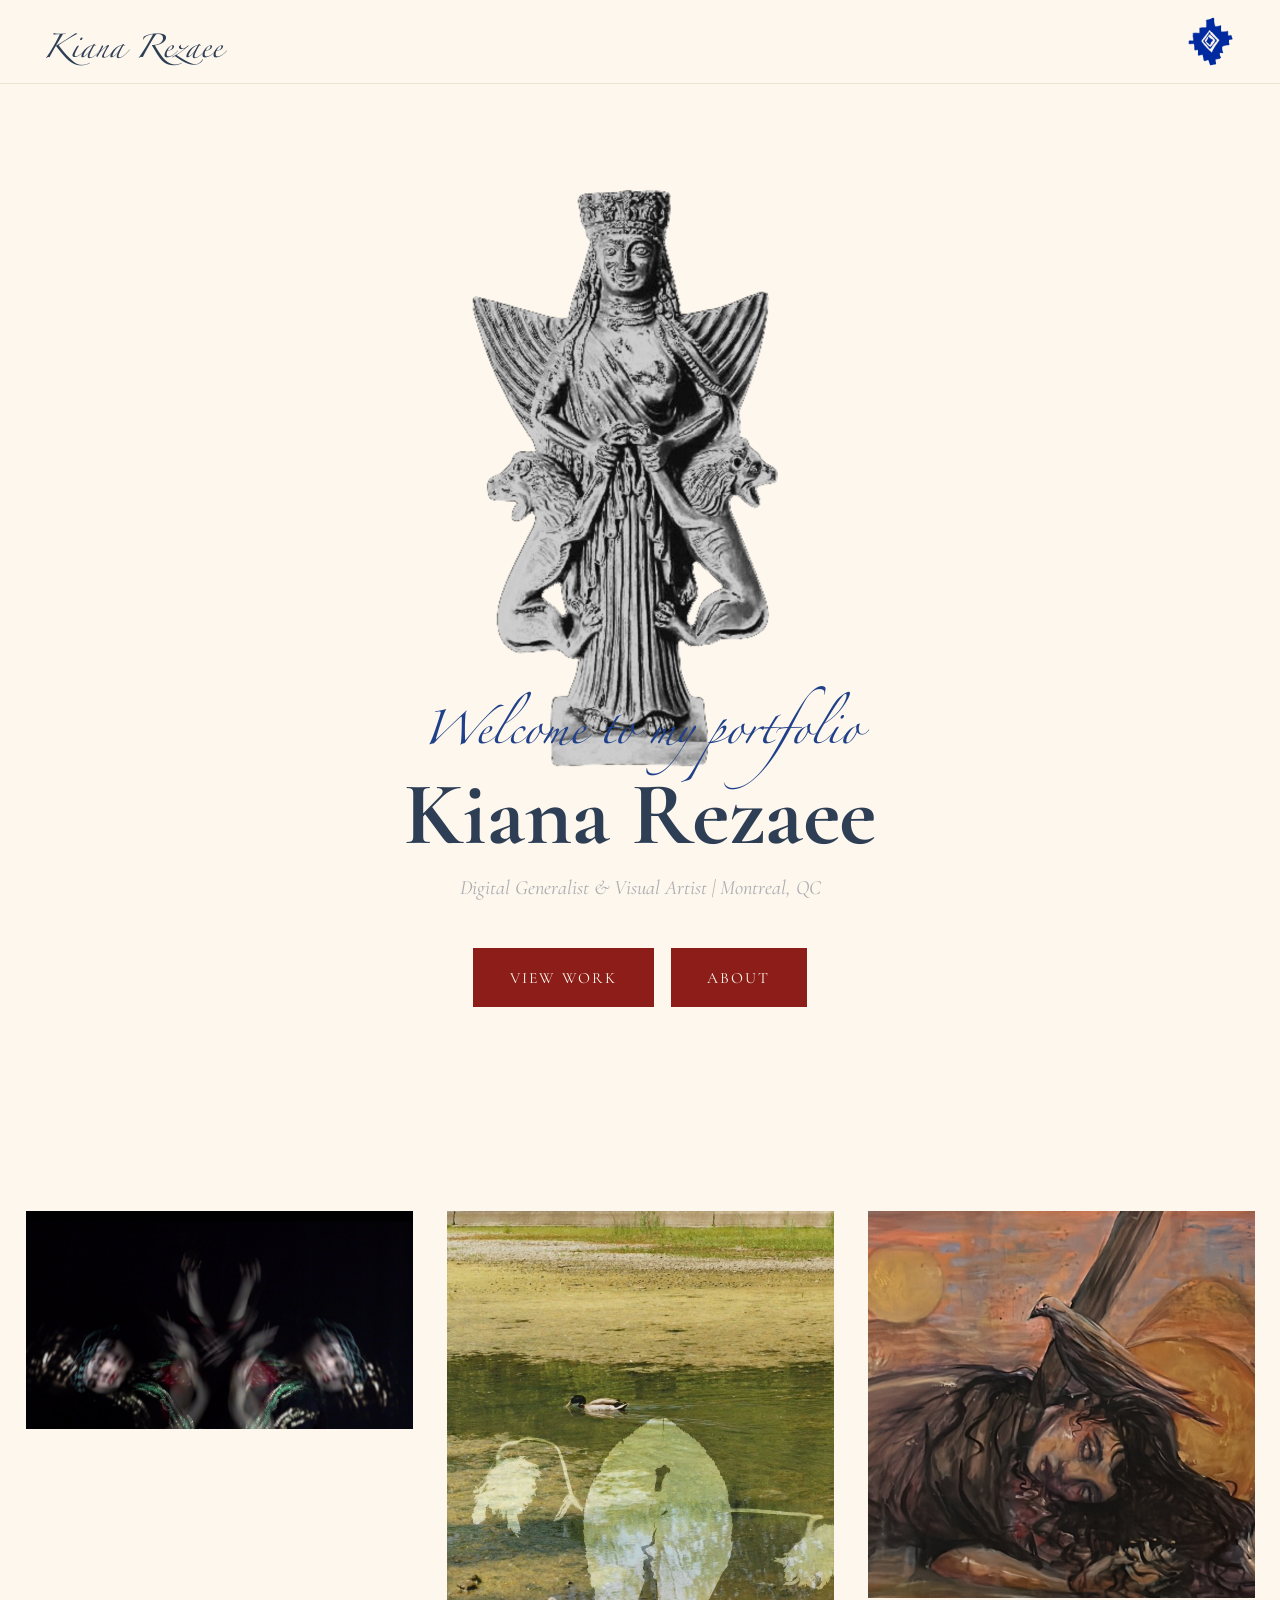
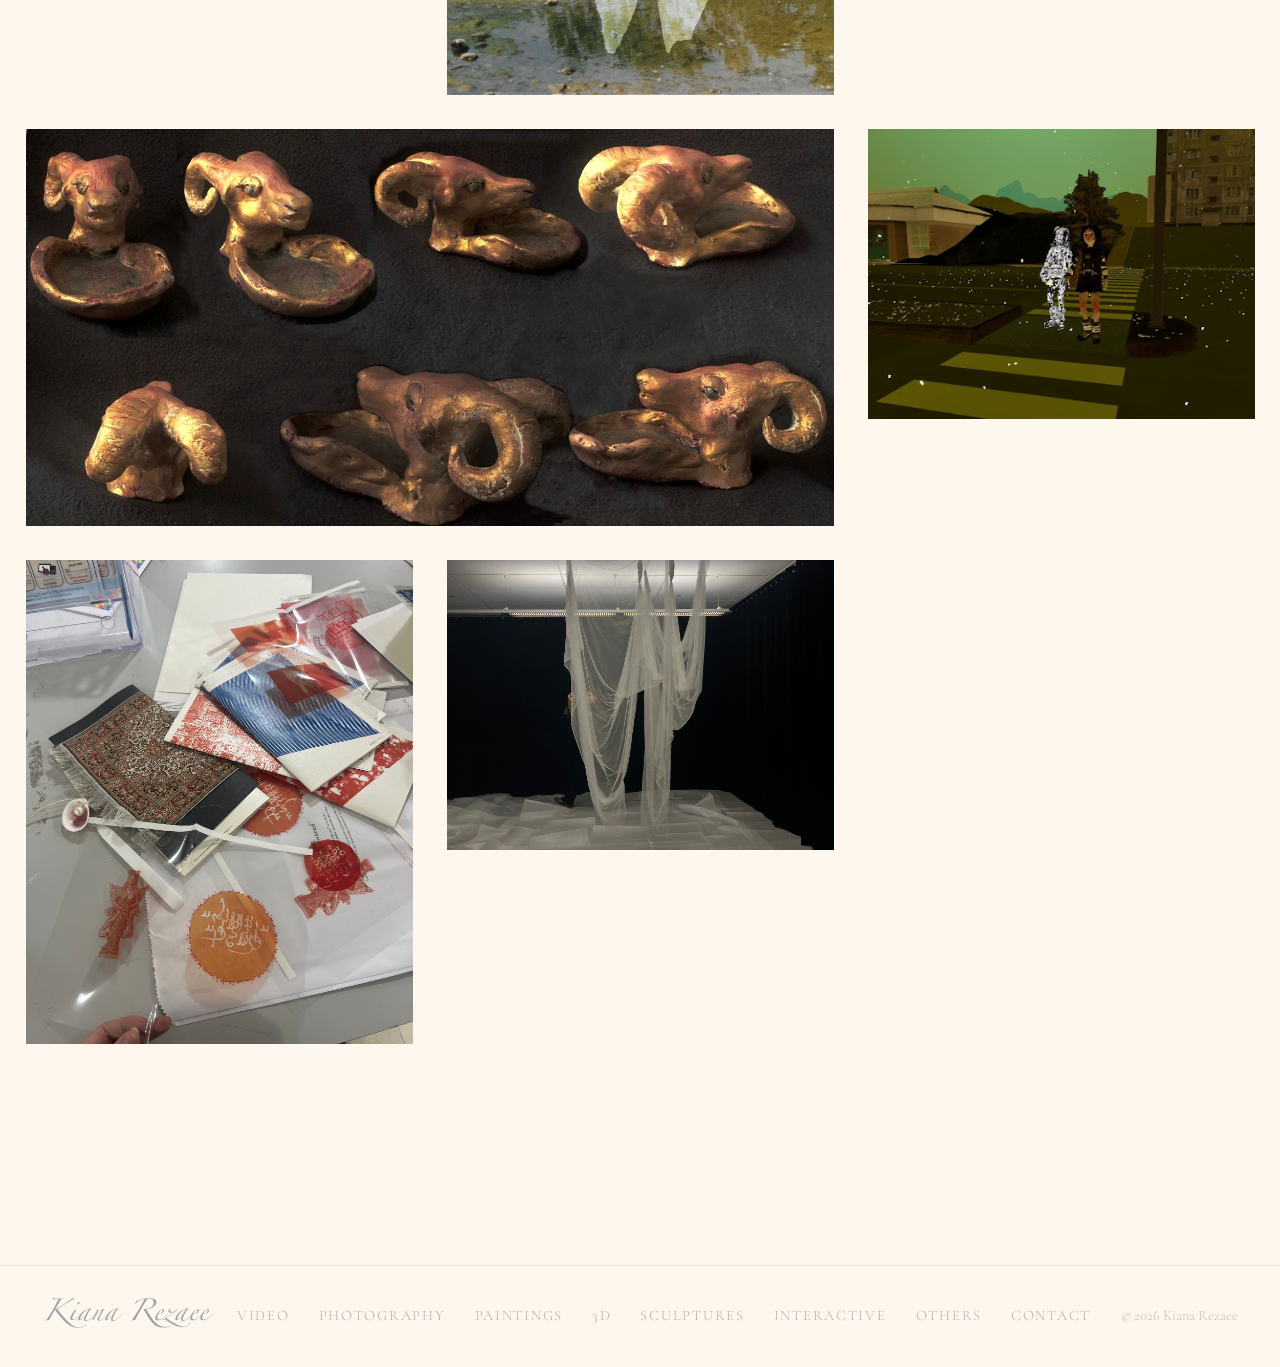
<file: index.html>
<!DOCTYPE html>
<html lang="en">
<head>
<meta charset="UTF-8"/>
<meta name="viewport" content="width=device-width, initial-scale=1.0"/>
<title>Kiana Rezaee</title>
<link rel="stylesheet" href="shared.css?v=5"/>
<style>
/* ── HERO OVERLAP ── */
.hero { min-height: 100vh; display: flex; flex-direction: column; padding-top: var(--nav-h); }
.hero-main { display: flex; flex-direction: column; align-items: center; justify-content: center; padding: 4rem 2.5rem; text-align: center; }
.hero-img-wrap { width: min(450px, 90vw); z-index: 1; }
.hero-left { order: 2; margin-top: -6rem; z-index: 2; position: relative; }
.hero-zapfino { font-family: var(--font-dec); font-size: 1.8rem; color: var(--blue); margin-bottom: 0.5rem; }
.hero-name { font-family: 'Cormorant', serif; font-size: clamp(3rem, 7vw, 6rem); line-height: 0.95; margin-bottom: 0.8rem; }
.hero-name-sub { font-style: italic; opacity: 0.4; margin-bottom: 2.5rem; }

/* ── COMPACT WORK GRID ── */
.work-section { 
  padding: 8rem 1.5rem; 
  max-width: 1600px;    
  margin: 0 auto; 
}

.work-grid { 
  display: grid; 
  grid-template-columns: repeat(3, 1fr); 
  gap: 2rem; 
  justify-content: center; 
}

.wg-item {
  position: relative;
  text-decoration: none;
  color: #fff;
  overflow: hidden;
  transition: transform 0.6s var(--ease);
  width: 100%; 
}

/* Bezoar spans 2 columns on desktop/tablet grids; reset to 1 on mobile below */
.wg-item.bezoar-hero { grid-column: span 2; }

.wg-img { width: 100%; height: 100%; object-fit: cover; display: block; transition: scale 0.8s var(--ease), filter 0.5s; }

/* ── TEXT OVERLAY ── */
.wg-overlay {
  position: absolute;
  inset: 0;
  background: rgba(32, 65, 138, 0.85); 
  backdrop-filter: blur(8px);
  display: flex;
  flex-direction: column;
  justify-content: center;
  align-items: center;
  opacity: 0;
  transition: opacity 0.4s var(--ease);
  padding: 1.5rem;
  text-align: center;
}

.wg-item:hover .wg-overlay { opacity: 1; }
.wg-item:hover .wg-img { scale: 1.05; filter: grayscale(100%); }

.wg-title { font-family: var(--font-dec); font-size: 1.6rem; margin-bottom: 0.5rem; }
.wg-sub { font-size: 0.6rem; text-transform: uppercase; letter-spacing: 0.2em; opacity: 0.7; }

/* ── GRID RESPONSIVENESS ── */
@media (max-width: 1024px) {
  .work-grid { grid-template-columns: repeat(2, 1fr); }
  .wg-item.bezoar-hero { grid-column: span 2; }
}

@media (max-width: 860px) {
  .hero-left { margin-top: 0; }
}

@media (max-width: 600px) {
  .work-grid { grid-template-columns: 1fr; gap: 2rem; } 
  .wg-item.bezoar-hero { grid-column: span 1; }
}
</style>
</head>
<body>

<nav class="site-nav">
  <a href="index.html" class="nav-logo">Kiana Rezaee</a>
  <ul class="nav-links">
    <li><a href="index.html">Home</a></li>
    <li><a href="about.html">About</a></li>
    <li><a href="video.html">Video</a></li>
    <li><a href="photography.html">Photography</a></li>
    <li><a href="paintings.html">Paintings</a></li>
    <li><a href="3d.html">3D</a></li>
    <li><a href="sculptures.html">Sculptures</a></li>
    <li><a href="interactive.html">Interactive</a></li>
    <li><a href="others.html">Others</a></li>
  </ul>
  <button class="hamburger" id="hamburger" aria-label="Menu">
    <img src="images/icons/hamburger.png" alt="Menu">
  </button>
</nav>

<div class="mobile-menu" id="mobileMenu">
  <button class="menu-close" onclick="closeMobile()" aria-label="Close Menu">
    <img src="images/icons/ex.png" alt="Close">
  </button>
  
  <a href="index.html" onclick="closeMobile()">Home</a>
  <a href="about.html" onclick="closeMobile()">About</a>
  <a href="video.html" onclick="closeMobile()">Video</a>
  <a href="photography.html" onclick="closeMobile()">Photography</a>
  <a href="paintings.html" onclick="closeMobile()">Paintings</a>
  <a href="3d.html" onclick="closeMobile()">3D</a>
  <a href="sculptures.html" onclick="closeMobile()">Sculptures</a>
  <a href="interactive.html" onclick="closeMobile()">Interactive</a>
  <a href="others.html" onclick="closeMobile()">Others</a>
</div>

<section class="hero">
  <div class="hero-main">
    <div class="hero-right">
      <div class="hero-img-wrap">
        <img src="images/landing.png" alt="Portrait" class="hero-img">
      </div>
    </div>
    <div class="hero-left">
      <div class="hero-zapfino">Welcome to my portfolio</div>
      <h1 class="hero-name">Kiana Rezaee</h1>
      <p class="hero-name-sub">Digital Generalist & Visual Artist | Montreal, QC</p>
      <div class="hero-cta">
        <a href="#work" class="btn">View work</a>
        <a href="about.html" class="btn">About</a>
      </div>
    </div>
  </div>
</section>

<div id="work" class="work-section">
  <div class="work-grid">
    <a href="video.html" class="wg-item" style="aspect-ratio: 16/9;">
      <img src="images/video/mabeyn_01.jpg" class="wg-img" alt="Mābeyn-e do Khov">
      <div class="wg-overlay">
        <h2 class="wg-title">Mābeyn-e do Khov</h2>
        <p class="wg-sub">Video / Experimental</p>
      </div>
    </a>
    
    <a href="photography.html" class="wg-item" style="aspect-ratio: 4/5;">
      <img src="images/photography/hanaseh_01.jpg" class="wg-img" alt="Hanāseh">
      <div class="wg-overlay">
        <h2 class="wg-title">Hanāseh</h2>
        <p class="wg-sub">Photography / Analogue</p>
      </div>
    </a>

    <a href="paintings.html" class="wg-item" style="aspect-ratio: 1/1;">
      <img src="images/paintings/painting_03.jpg" class="wg-img" alt="Death of a Giselle">
      <div class="wg-overlay">
        <h2 class="wg-title">Death of a Giselle</h2>
        <p class="wg-sub">Painting & Sketching</p>
      </div>
    </a>

    <a href="sculptures.html" class="wg-item bezoar-hero" style="aspect-ratio: 1240/609;">
      <img src="images/sculptures/bezoar_01.jpg" class="wg-img" alt="Bezoar">
      <div class="wg-overlay">
        <h2 class="wg-title">Bezoar</h2>
        <p class="wg-sub">Sculpture / Ceramic Form</p>
      </div>
    </a>
    
    <a href="3d.html" class="wg-item" style="aspect-ratio: 4/3;">
      <img src="images/3D/char_design_05.jpg" class="wg-img" alt="3D Modeling">
      <div class="wg-overlay">
        <h2 class="wg-title">Digital Modeling</h2>
        <p class="wg-sub">3D & Computational Arts</p>
      </div>
    </a>

    <a href="others.html" class="wg-item" style="aspect-ratio: 4/5;">
      <img src="images/others/IMG_2468.jpeg" class="wg-img" alt="Manifesto">
      <div class="wg-overlay">
        <h2 class="wg-title">Manifesto</h2>
        <p class="wg-sub">Print / Riso &amp; Bookbinding</p>
      </div>
    </a>

    <a href="interactive.html" class="wg-item" style="aspect-ratio: 4/3;">
      <img src="images/interactive/abiogenisis.JPG" class="wg-img" alt="Abiogenesis">
      <div class="wg-overlay">
        <h2 class="wg-title">Abiogenesis</h2>
        <p class="wg-sub">Kinetic Sculpture / Interactive</p>
      </div>
    </a>
  </div>
</div>

<footer class="site-footer container">
  <span class="footer-logo">Kiana Rezaee</span>
  <nav class="footer-links">
    <a href="video.html">Video</a><a href="photography.html">Photography</a><a href="paintings.html">Paintings</a>
    <a href="3d.html">3D</a><a href="sculptures.html">Sculptures</a><a href="interactive.html">Interactive</a>
    <a href="others.html">Others</a><a href="about.html">Contact</a>
  </nav>
  <span class="footer-copy">&copy; 2026 Kiana Rezaee</span>
</footer>

<script src="shared.js"></script>
</body>
</html>
</file>
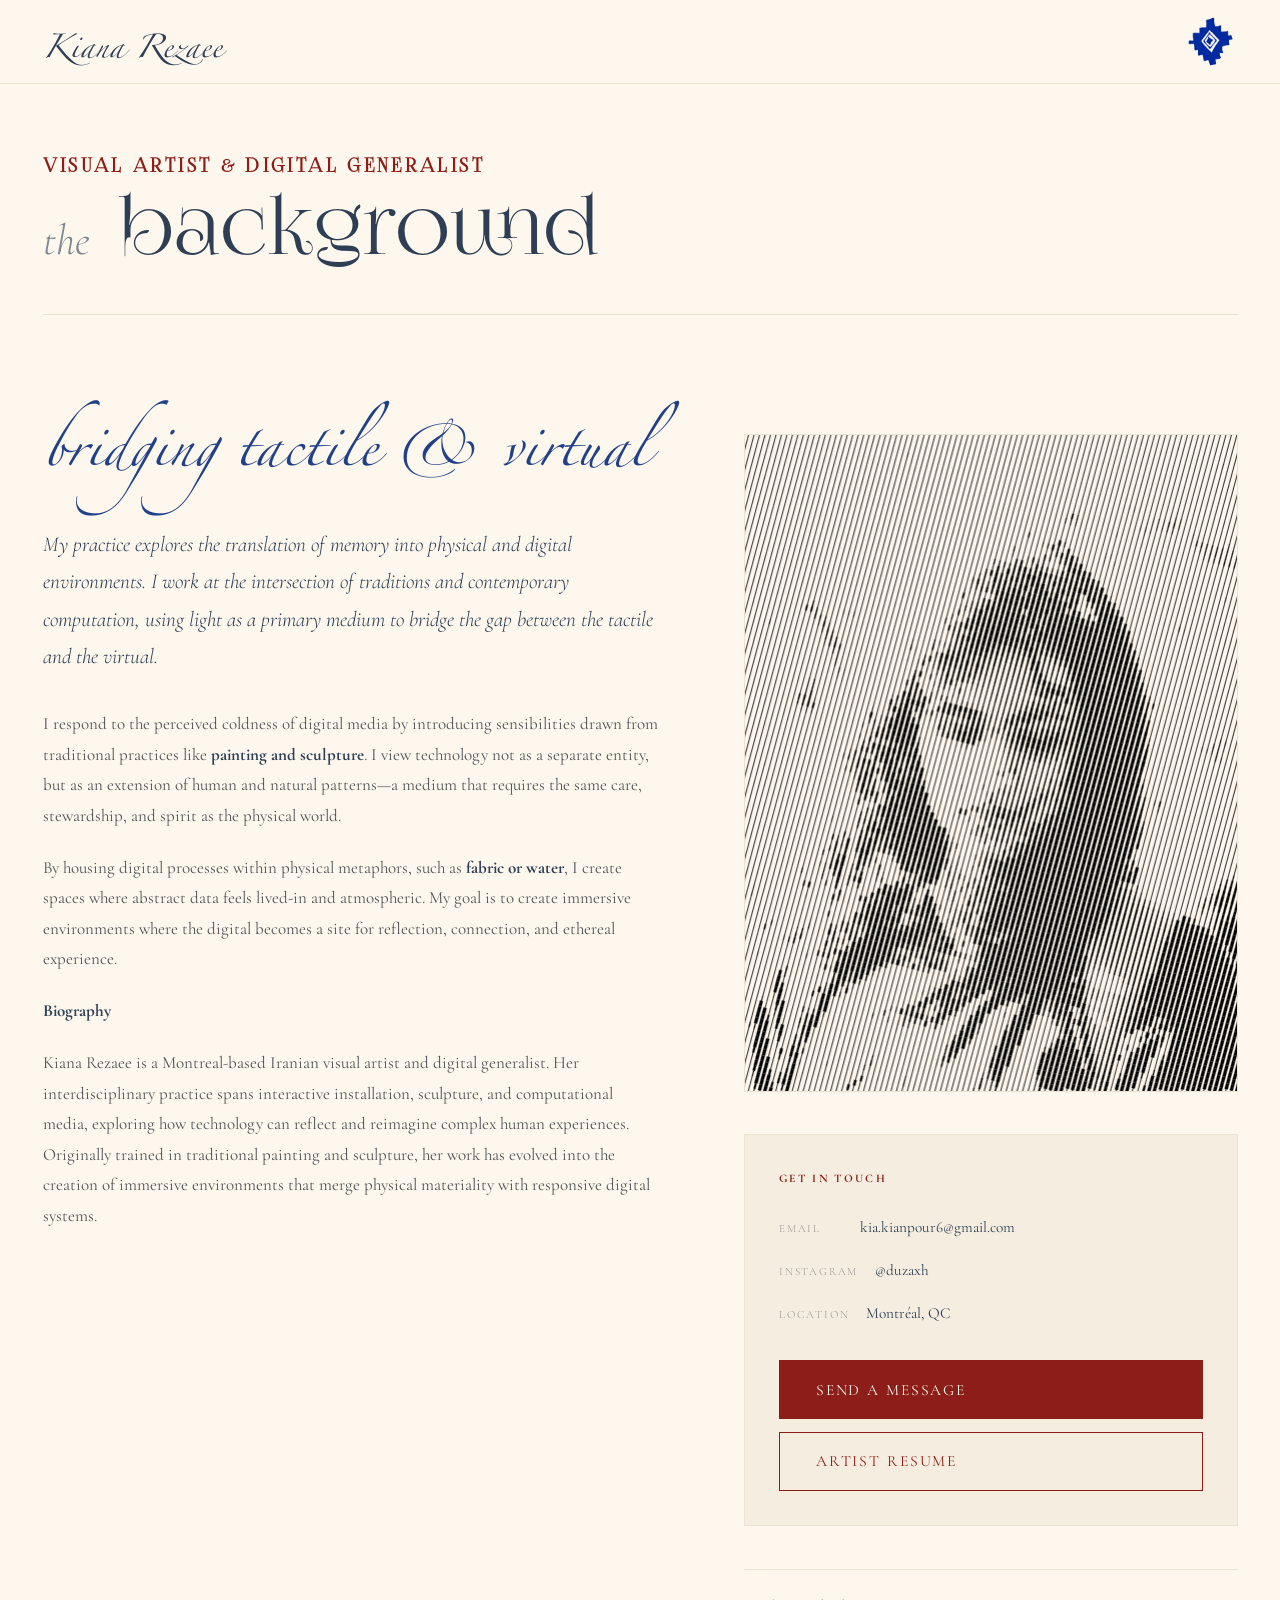
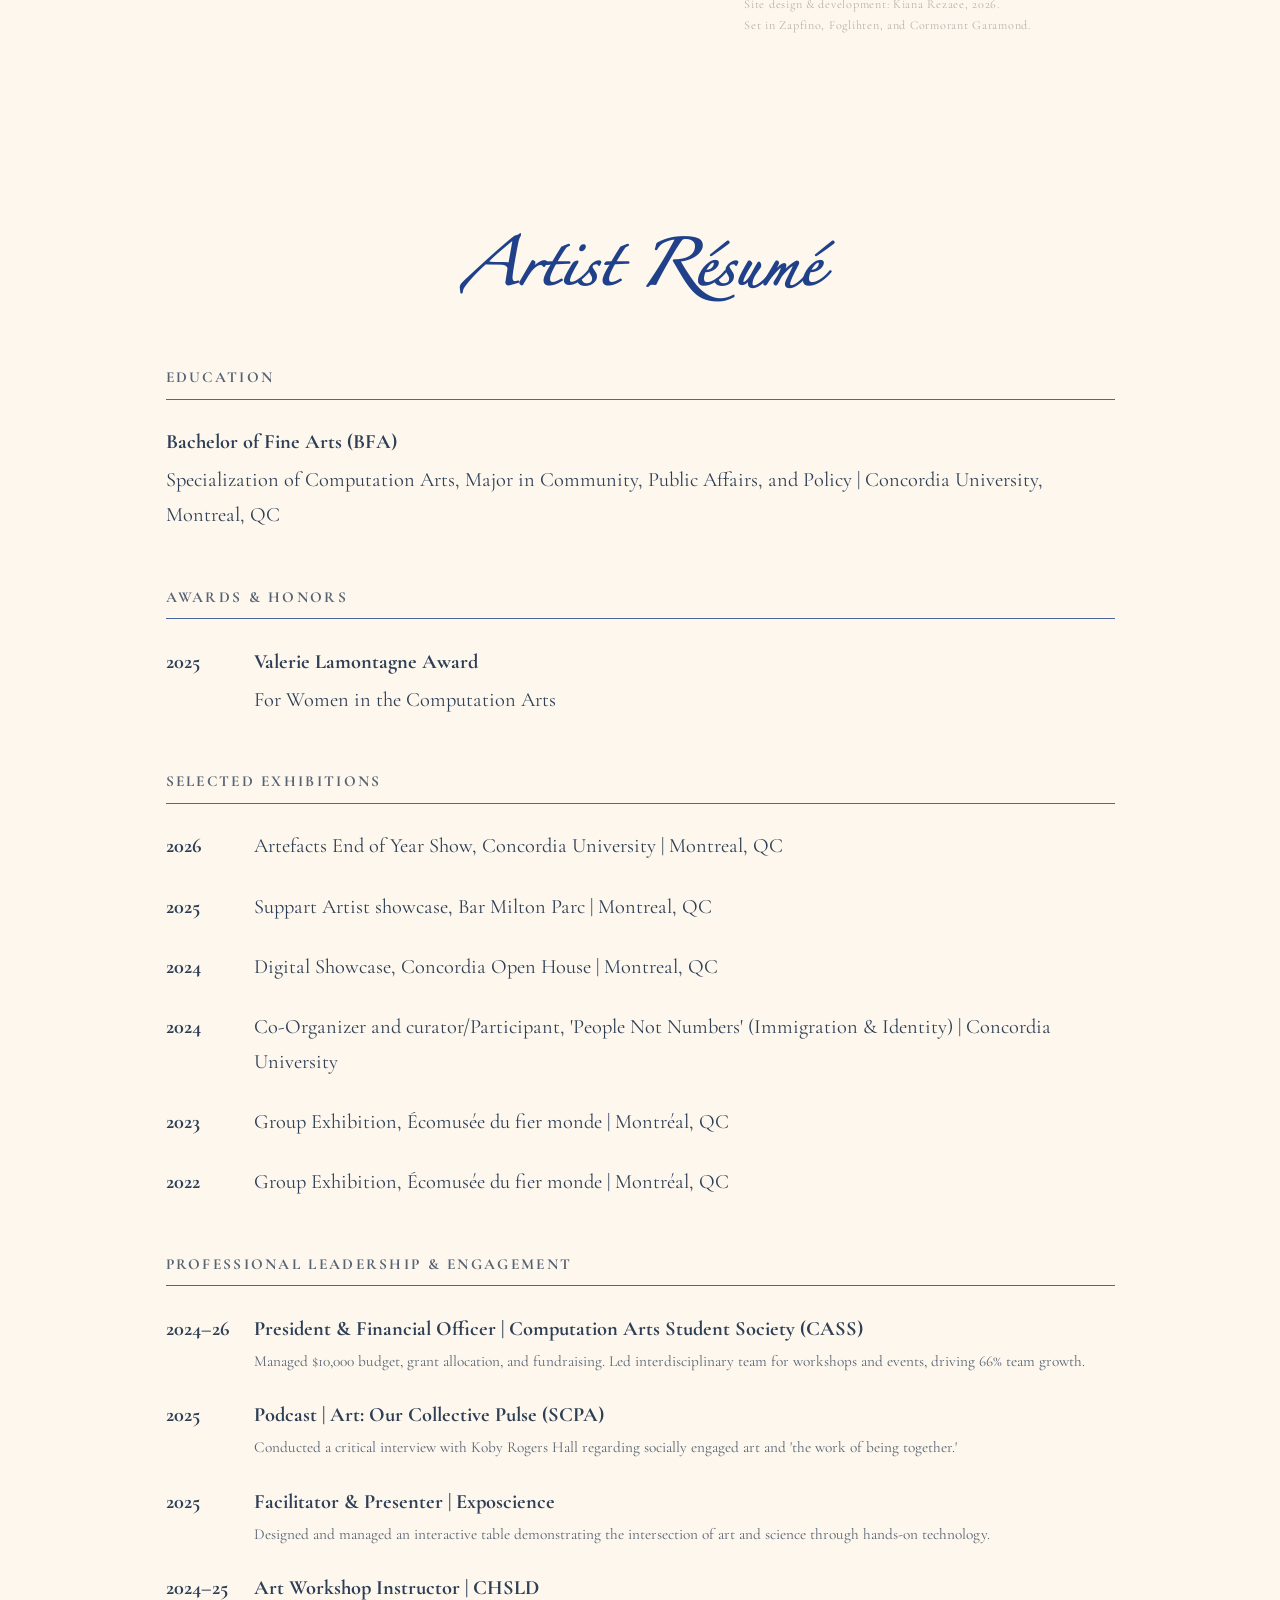
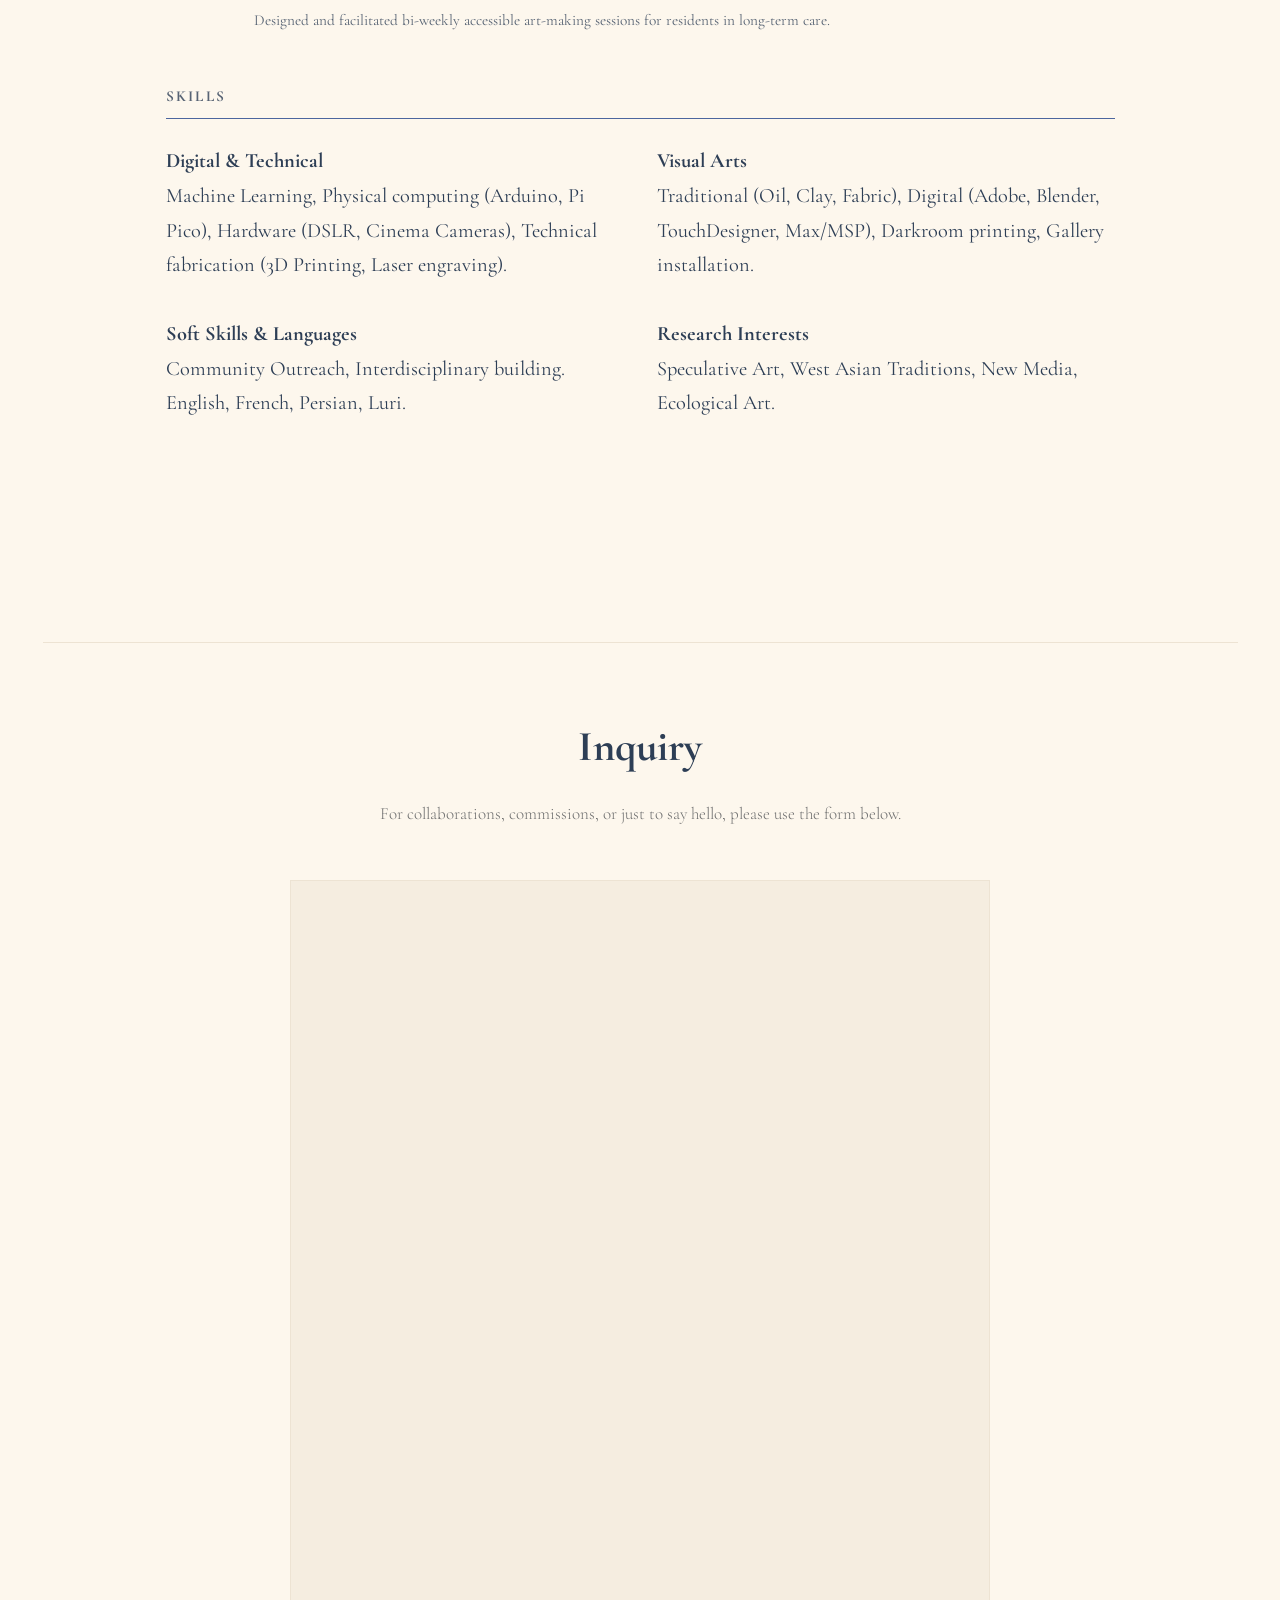
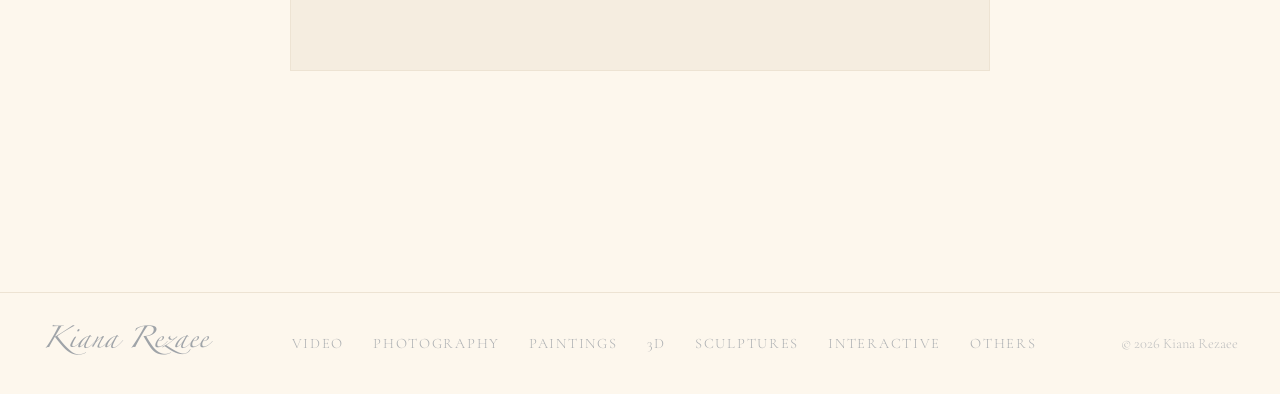
<file: about.html>
<!DOCTYPE html>
<html lang="en">
<head>
<meta charset="UTF-8"/>
<meta name="viewport" content="width=device-width, initial-scale=1.0"/>
<title>About — Kiana Rezaee</title>
<link rel="stylesheet" href="shared.css"/>
<style>
/* Add smooth scrolling to the whole page */
html { scroll-behavior: smooth; }

.about-grid {
  display: grid;
  grid-template-columns: 5fr 4fr;
  gap: 5rem;
  align-items: start;
  padding: 4rem 2.5rem 6rem;
  max-width: 1280px;
  margin: 0 auto;
}

/* left column */
.about-zapfino {
  font-family: var(--font-dec);
  font-size: clamp(1.4rem, 3vw, 2.4rem);
  color: var(--blue);
  margin-bottom: 2.5rem;
  line-height: 1.3;
}
.about-tagline {
  font-family: var(--font-orn);
  font-size: clamp(1.2rem, 2.5vw, 1.8rem);
  color: var(--ink);
  opacity: 0.65;
  text-align: center;
  padding: 3rem 1.5rem;
  letter-spacing: 0.05em;
  line-height: 1.5;
}
.about-intro {
  font-family: var(--font-body);
  font-weight: 300;
  font-size: 1.25rem;
  line-height: 1.75;
  color: var(--ink);
  margin-bottom: 2rem;
  font-style: italic;
}
.about-body p {
  font-family: var(--font-body);
  font-weight: 400;
  font-size: 1rem;
  line-height: 1.8;
  color: rgba(15,20,26,0.72);
  margin-bottom: 1.25rem;
}
.about-body p strong {
  font-family: var(--font-title);
  font-weight: 700;
  color: var(--ink);
}
/* ── RÉSUMÉ SECTION ── */
.resume-section { padding: 6rem 1.5rem; max-width: 1000px; margin: 0 auto; }
.res-title { font-family: var(--font-dec); font-size: 2.5rem; margin-bottom: 3rem; text-align: center; color: var(--blue); }
.res-group { margin-bottom: 3rem; }
.res-group h3 { font-family: var(--font-body); text-transform: uppercase; letter-spacing: 0.15em; font-size: 0.9rem; border-bottom: 1px solid var(--blue); padding-bottom: 0.5rem; margin-bottom: 1.5rem; opacity: 0.8; }
.res-item { margin-bottom: 1.5rem; display: flex; flex-wrap: wrap; gap: 0.5rem; }
.res-year { font-weight: bold; min-width: 80px; }
.res-content { flex: 1; min-width: 280px; }
.res-content strong { display: block; margin-bottom: 0.2rem; }
.res-content p { font-size: 0.9rem; line-height: 1.5; opacity: 0.8; }

.skills-grid { display: grid; grid-template-columns: 1fr 1fr; gap: 2rem; }
@media (max-width: 600px) { .skills-grid { grid-template-columns: 1fr; } }

/* right column */
.about-side-col {
  display: flex;
  flex-direction: column;
  gap: 2.5rem;
  position: sticky;
  top: calc(var(--nav-h) + 2rem);
}

.portrait-img {
  width: 100%;
  aspect-ratio: 3/4;
  object-fit: cover;
  border: 1px solid var(--cream-3);
  display: block;
}

/* contact card */
.contact-card {
  padding: 2rem;
  background: var(--cream-2);
  border: 1px solid var(--cream-3);
}
.contact-card-title {
  font-family: var(--font-body);
  font-weight: 700;
  font-size: 0.68rem;
  letter-spacing: 0.2em;
  text-transform: uppercase;
  color: var(--ember);
  margin-bottom: 1.5rem;
}
.contact-list {
  display: flex;
  flex-direction: column;
  gap: 1rem;
  margin-bottom: 2rem;
}
.contact-row {
  display: flex;
  gap: 1rem;
  align-items: baseline;
}
.contact-label {
  font-family: var(--font-body);
  font-weight: 300;
  font-size: 0.65rem;
  letter-spacing: 0.16em;
  text-transform: uppercase;
  color: rgba(15,20,26,0.4);
  min-width: 64px;
}
.contact-value {
  font-family: var(--font-body);
  font-weight: 400;
  font-size: 0.9rem;
  color: var(--ink);
  transition: color 0.2s;
  text-decoration: none;
}
.contact-value:hover { color: var(--ember); }

.contact-actions {
  display: flex;
  flex-direction: column;
  gap: 0.75rem;
}

.colophon {
  padding-top: 1.5rem;
  border-top: 1px solid var(--cream-3);
}
.colophon p {
  font-family: var(--font-body);
  font-weight: 300;
  font-size: 0.72rem;
  letter-spacing: 0.06em;
  color: rgba(15,20,26,0.35);
  line-height: 1.7;
}

@media (max-width: 860px) {
  .about-grid {
    grid-template-columns: 1fr;
    gap: 3rem;
    padding: 2rem 1.25rem 4rem;
  }
  .about-side-col { position: static; }
}

/* ── CONTACT FORM STYLES ────────────────────────────────────── */
.contact-form-section {
  padding: 4rem 2.5rem 8rem;
  max-width: 1280px;
  margin: 0 auto;
}

.form-container {
  max-width: 700px;
  margin: 4rem auto 0;
  text-align: center;
}

.section-title {
  font-family: 'Cormorant', serif;
  font-size: 2.5rem;
  font-weight: 700;
  color: var(--ink);
  margin-bottom: 1rem;
}

.form-intro {
  font-family: var(--font-body);
  font-weight: 300;
  font-size: 1rem;
  color: rgba(15,20,26,0.6);
  margin-bottom: 3rem;
}

.iframe-wrapper {
  position: relative;
  width: 100%;
  overflow: hidden;
  background: var(--cream-2);
  border: 1px solid var(--cream-3);
  padding: 2rem 0;
}

.iframe-wrapper iframe {
  max-width: 100%;
  margin: 0 auto;
  display: block;
}

@media (max-width: 860px) {
  .contact-form-section { padding: 2rem 1.25rem 6rem; }
  .section-title { font-size: 2rem; }
}
</style>
</head>
<body>

<nav class="site-nav">
  <a href="index.html" class="nav-logo">Kiana Rezaee</a>
  <ul class="nav-links">
    <li><a href="index.html">Home</a></li>
    <li><a href="about.html" class="active">About</a></li>
    <li><a href="video.html">Video</a></li>
    <li><a href="photography.html">Photography</a></li>
    <li><a href="paintings.html">Paintings</a></li>
    <li><a href="3d.html">3D</a></li>
    <li><a href="sculptures.html">Sculptures</a></li>
    <li><a href="interactive.html">Interactive</a></li>
    <li><a href="others.html">Others</a></li>
  </ul>
  <button class="hamburger" id="hamburger" aria-label="Menu">
    <img src="images/icons/hamburger.png" alt="Menu">
  </button>
</nav>

<div class="mobile-menu" id="mobileMenu">
<button class="menu-close" onclick="closeMobile()" aria-label="Close Menu">
    <img src="images/icons/ex.png" alt="Close">
  </button>
  <a href="index.html" onclick="closeMobile()">Home</a>
  <a href="about.html" onclick="closeMobile()">About</a>
  <a href="video.html" onclick="closeMobile()">Video</a>
  <a href="photography.html" onclick="closeMobile()">Photography</a>
  <a href="paintings.html" onclick="closeMobile()">Paintings</a>
  <a href="3d.html" onclick="closeMobile()">3D</a>
  <a href="sculptures.html" onclick="closeMobile()">Sculptures</a>
  <a href="interactive.html" onclick="closeMobile()">Interactive</a>
  <a href="others.html" onclick="closeMobile()">Others</a>
</div>

<div class="page-wrap">
  <div class="page-header">
    <div class="page-header-left">
      <p class="page-eyebrow">Visual Artist &amp; Digital Generalist</p>
      <h1 class="page-title"><span>the</span> background</h1>
    </div>
  </div>
  <div class="page-rule"></div>

  <div class="about-grid">
    <div class="about-text-col">
      <p class="about-zapfino reveal">bridging tactile &amp; virtual</p>
      <p class="about-intro reveal">
        My practice explores the translation of memory into physical and digital environments. 
        I work at the intersection of traditions and contemporary computation, using light as 
        a primary medium to bridge the gap between the tactile and the virtual.
      </p>
      <div class="about-body reveal">
        <p>
          I respond to the perceived coldness of digital media by introducing sensibilities drawn from 
          traditional practices like <strong>painting and sculpture</strong>. I view technology not as a 
          separate entity, but as an extension of human and natural patterns—a medium that requires 
          the same care, stewardship, and spirit as the physical world.
        </p>
        <p>
          By housing digital processes within physical metaphors, such as <strong>fabric or water</strong>, 
          I create spaces where abstract data feels lived-in and atmospheric. My goal is to 
          create immersive environments where the digital becomes a site for reflection, connection, 
          and ethereal experience.
        </p>
        <p><strong>Biography</strong></p>
        <p>
          Kiana Rezaee is a Montreal-based Iranian visual artist and digital generalist. Her 
          interdisciplinary practice spans interactive installation, sculpture, and computational 
          media, exploring how technology can reflect and reimagine complex human experiences. 
          Originally trained in traditional painting and sculpture, her work has evolved into the 
          creation of immersive environments that merge physical materiality with responsive digital 
          systems.
        </p>
      </div>
    </div>

    <div class="about-side-col">
      <div class="portrait-wrap reveal">
        <img src="images/portrait.png" alt="Portrait — Kiana Rezaee" class="portrait-img" loading="lazy">
      </div>

      <div class="contact-card reveal">
        <p class="contact-card-title">Get in touch</p>
        <ul class="contact-list">
          <li class="contact-row">
            <span class="contact-label">Email</span>
            <a href="#inquiry" class="contact-value">kia.kianpour6@gmail.com</a>
          </li>
          <li class="contact-row">
            <span class="contact-label">Instagram</span>
            <a href="https://instagram.com/duzaxh" class="contact-value" target="_blank">@duzaxh</a>
          </li>
          <li class="contact-row">
            <span class="contact-label">Location</span>
            <span class="contact-value">Montréal, QC</span>
          </li>
        </ul>
        <div class="contact-actions">
          <a href="#inquiry" class="btn">Send a message</a>
          <a href="#" class="btn btn-ghost">Artist Resume</a>
        </div>
      </div>

      <div class="colophon reveal">
        <p>Site design &amp; development: Kiana Rezaee, 2026.<br>
        Set in Zapfino, Foglihten, and Cormorant Garamond.</p>
      </div>
    </div>
  </div>
</div>

<section class="resume-section">
  <h2 class="res-title">Artist Résumé</h2>

  <div class="res-group">
    <h3>Education</h3>
    <div class="res-item">
      <div class="res-content">
        <strong>Bachelor of Fine Arts (BFA)</strong>
        Specialization of Computation Arts, Major in Community, Public Affairs, and Policy | Concordia University, Montreal, QC
      </div>
    </div>
  </div>

  <div class="res-group">
    <h3>Awards & Honors</h3>
    <div class="res-item">
      <span class="res-year">2025</span>
      <div class="res-content"><strong>Valerie Lamontagne Award</strong> For Women in the Computation Arts</div>
    </div>
  </div>

  <div class="res-group">
    <h3>Selected Exhibitions</h3>
    <div class="res-item"><span class="res-year">2026</span><div class="res-content">Artefacts End of Year Show, Concordia University | Montreal, QC</div></div>
    <div class="res-item"><span class="res-year">2025</span><div class="res-content">Suppart Artist showcase, Bar Milton Parc | Montreal, QC</div></div>
    <div class="res-item"><span class="res-year">2024</span><div class="res-content">Digital Showcase, Concordia Open House | Montreal, QC</div></div>
    <div class="res-item"><span class="res-year">2024</span><div class="res-content">Co-Organizer and curator/Participant, 'People Not Numbers' (Immigration & Identity) | Concordia University</div></div>
    <div class="res-item"><span class="res-year">2023</span><div class="res-content">Group Exhibition, Écomusée du fier monde | Montréal, QC</div></div>
    <div class="res-item"><span class="res-year">2022</span><div class="res-content">Group Exhibition, Écomusée du fier monde | Montréal, QC</div></div>
  </div>

  <div class="res-group">
    <h3>Professional Leadership & Engagement</h3>
    <div class="res-item">
      <span class="res-year">2024–26</span>
      <div class="res-content">
        <strong>President & Financial Officer | Computation Arts Student Society (CASS)</strong>
        <p>Managed $10,000 budget, grant allocation, and fundraising. Led interdisciplinary team for workshops and events, driving 66% team growth.</p>
      </div>
    </div>
    <div class="res-item">
      <span class="res-year">2025</span>
      <div class="res-content">
        <strong>Podcast | Art: Our Collective Pulse (SCPA)</strong>
        <p>Conducted a critical interview with Koby Rogers Hall regarding socially engaged art and 'the work of being together.'</p>
      </div>
    </div>
    <div class="res-item">
      <span class="res-year">2025</span>
      <div class="res-content">
        <strong>Facilitator & Presenter | Exposcience</strong>
        <p>Designed and managed an interactive table demonstrating the intersection of art and science through hands-on technology.</p>
      </div>
    </div>
    <div class="res-item">
      <span class="res-year">2024–25</span>
      <div class="res-content">
        <strong>Art Workshop Instructor | CHSLD</strong>
        <p>Designed and facilitated bi-weekly accessible art-making sessions for residents in long-term care.</p>
      </div>
    </div>
  </div>

  <div class="res-group">
    <h3>Skills</h3>
    <div class="skills-grid">
      <div>
        <strong>Digital & Technical</strong>
        <p>Machine Learning, Physical computing (Arduino, Pi Pico), Hardware (DSLR, Cinema Cameras), Technical fabrication (3D Printing, Laser engraving).</p>
      </div>
      <div>
        <strong>Visual Arts</strong>
        <p>Traditional (Oil, Clay, Fabric), Digital (Adobe, Blender, TouchDesigner, Max/MSP), Darkroom printing, Gallery installation.</p>
      </div>
      <div>
        <strong>Soft Skills & Languages</strong>
        <p>Community Outreach, Interdisciplinary building. English, French, Persian, Luri.</p>
      </div>
      <div>
        <strong>Research Interests</strong>
        <p>Speculative Art, West Asian Traditions, New Media, Ecological Art.</p>
      </div>
    </div>
  </div>
</section>

<section id="inquiry" class="contact-form-section reveal">
  <div class="page-rule"></div>
  <div class="form-container">
    <h2 class="section-title">Inquiry</h2>
    <p class="form-intro">For collaborations, commissions, or just to say hello, please use the form below.</p>
    
    <div class="iframe-wrapper">
      <iframe src="https://docs.google.com/forms/d/e/1FAIpQLSePgj34hEIEB16_VY6TIFjpeH-5n-3xT8yzW_nzQcf_jp3m9g/viewform?embedded=true" width="640" height="721" frameborder="0" marginheight="0" marginwidth="0">Loading…</iframe>
    </div>
  </div>
</section>

<footer class="site-footer container">
  <span class="footer-logo">Kiana Rezaee</span>
  <nav class="footer-links">
    <a href="video.html">Video</a>
    <a href="photography.html">Photography</a>
    <a href="paintings.html">Paintings</a>
    <a href="3d.html">3D</a>
    <a href="sculptures.html">Sculptures</a>
    <a href="interactive.html">Interactive</a>
    <a href="others.html">Others</a>
  </nav>
  <span class="footer-copy">&copy; 2026 Kiana Rezaee</span>
</footer>

<script src="shared.js"></script>
</body>
</html>
</file>
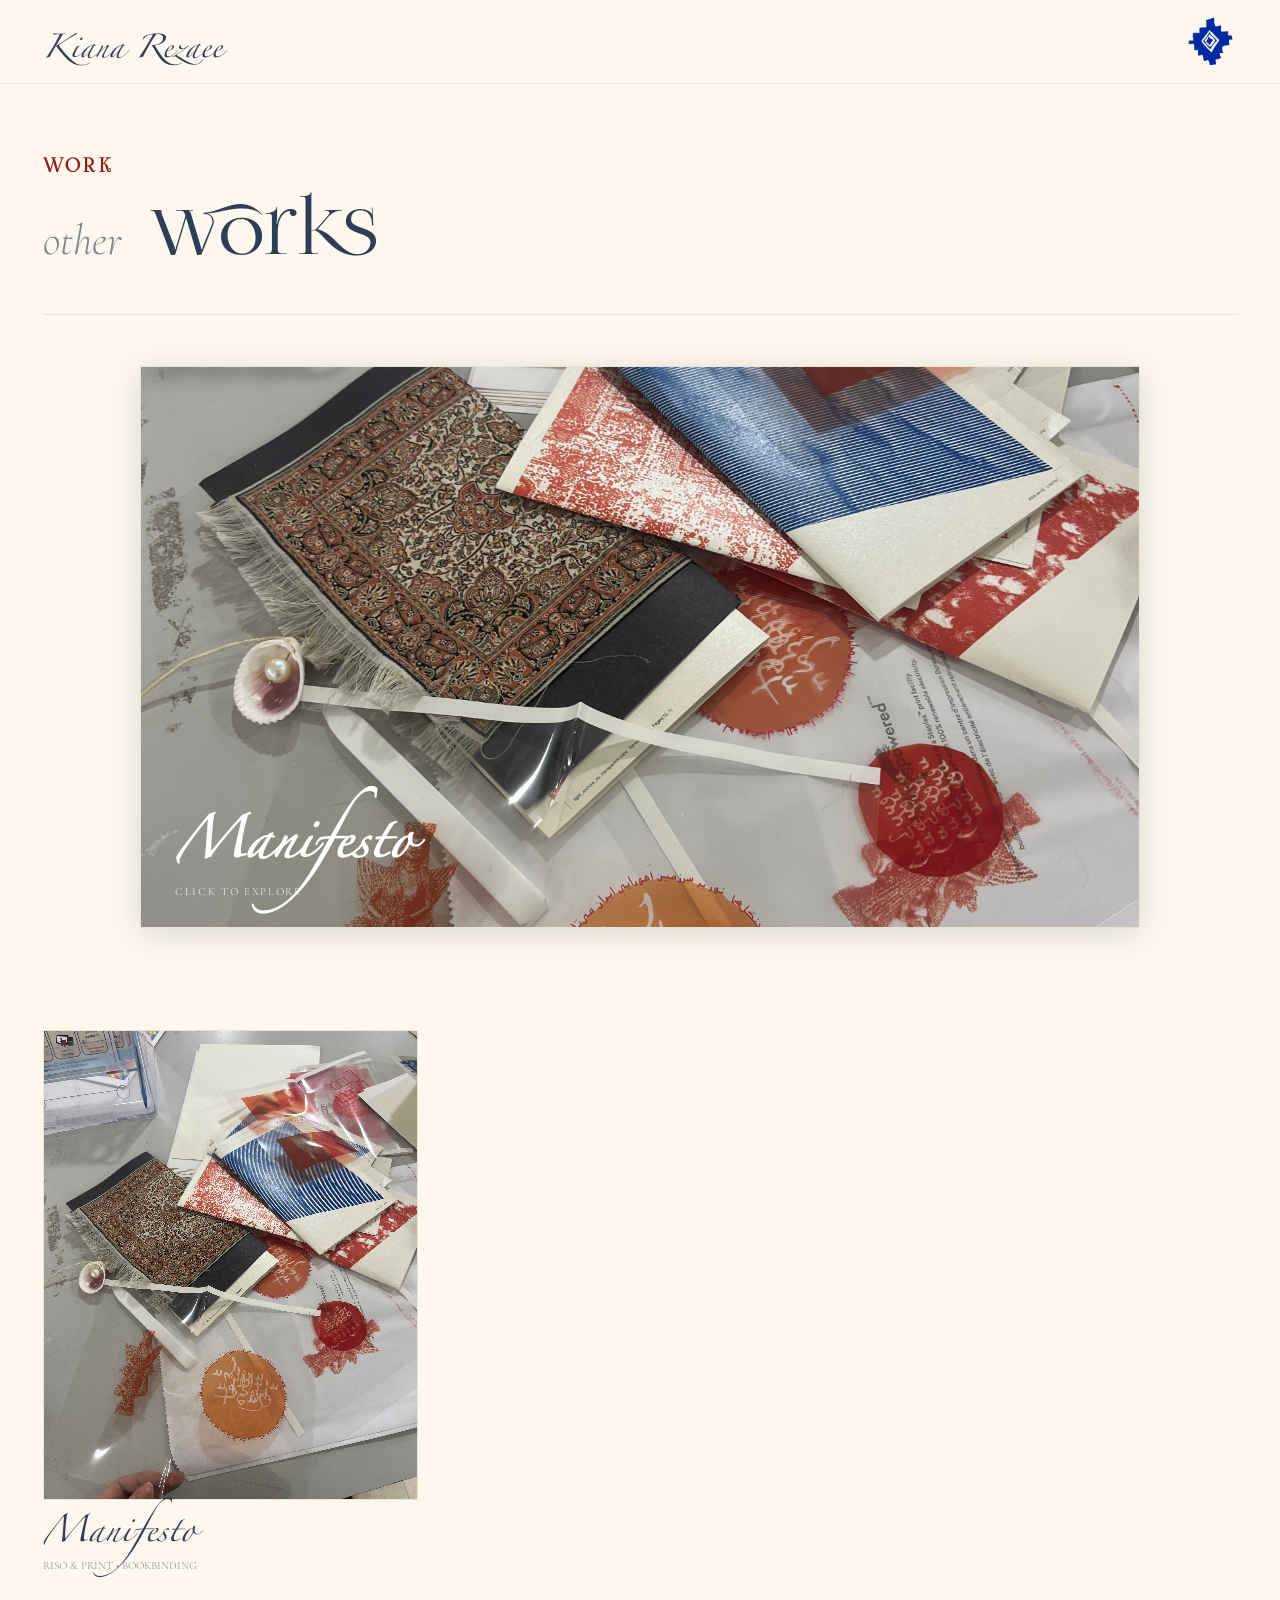
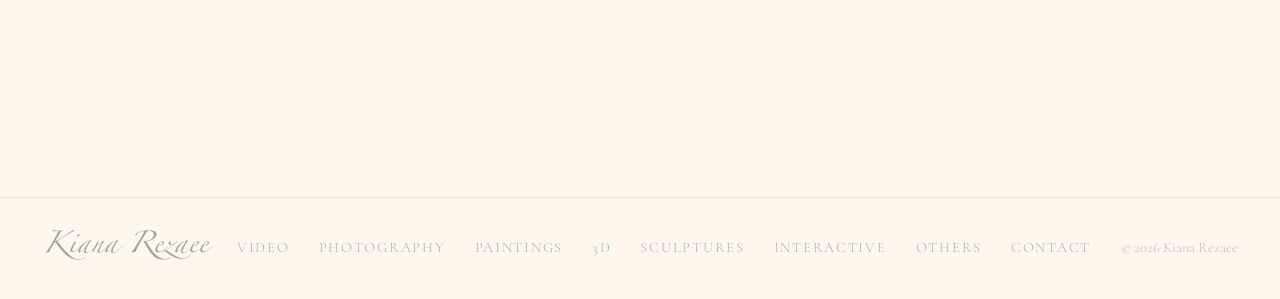
<file: others.html>
<!DOCTYPE html>
<html lang="en">
<head>
<meta charset="UTF-8"/>
<meta name="viewport" content="width=device-width, initial-scale=1.0"/>
<title>Others — Kiana Rezaee</title>
<link rel="stylesheet" href="shared.css"/>
<style>
/* ── PAGE LAYOUT ── */
.page-wrap { padding-top: var(--nav-h); }

.featured-section {
  padding: 0 2.5rem 4rem;
  max-width: 1280px;
  margin: 0 auto;
}

.featured-wrap {
  position: relative;
  width: 100%;
  max-width: 1000px;
  margin: 0 auto;
  background: var(--cream-2);
  aspect-ratio: 16/9;
  cursor: pointer;
  border: 1px solid var(--cream-3);
  box-shadow: var(--shadow-med);
  overflow: hidden; 
}

.featured-main-img { width: 100%; height: 100%; object-fit: cover; }

/* ── THE IN-CARD GHOST OVERLAY ── */
.series-overlay {
  position: absolute;
  inset: 0;
  background: rgba(32, 65, 138, 0.92); 
  backdrop-filter: blur(12px);
  display: grid;
  grid-template-columns: 1.2fr 1fr;
  gap: 2rem;
  padding: 2.5rem;
  opacity: 0;
  pointer-events: none;
  transition: opacity 0.4s var(--ease);
  z-index: 50;
  color: #fff;
  overflow-y: auto;
}

.series-overlay.is-active { opacity: 1; pointer-events: auto; }

.overlay-left {
    position: relative;
    display: flex;
    align-items: center;
    justify-content: center;
}

.main-slide-img {
    width: 100%;
    max-height: 100%;
    object-fit: contain;
}

/* ── CUSTOM PNG ARROWS ── */
.nav-arrow {
    position: absolute;
    top: 50%;
    transform: translateY(-50%);
    background: none;
    border: none;
    cursor: pointer;
    opacity: 0.85;
    transition: all 0.25s var(--ease);
    padding: 0.5rem;      
    z-index: 60;
    display: flex;
    align-items: center;
    justify-content: center;
    pointer-events: auto; 
}

.nav-arrow img {
    width: 45px;
    height: auto;
    display: block;
}

.prev-arrow { left: 1rem; }
.next-arrow { right: 1rem; }

@media (max-width: 900px) {
    .prev-arrow { left: 0.5rem; }
    .next-arrow { right: 0.5rem; }
    .nav-arrow img { width: 35px; }
}

.close-overlay {
  position: absolute;
  top: 1rem; right: 1rem;
  background: none; border: none;
  padding: 0;
  cursor: pointer;
  z-index: 70;
}
.close-overlay img {
  width: 45px;
  height: auto;
  display: block;
  /* Keep this one white to show against the dark blue overlay */
  filter: brightness(0) invert(1);
}

/* ── RESPONSIVE GRID ── */
.gallery-outer { padding: 2rem 2.5rem 8rem; max-width: 1280px; margin: 0 auto; }
.p-grid { display: grid; grid-template-columns: repeat(12, 1fr); gap: 2rem; }
.p-item { grid-column: span 4; cursor: pointer; }

.p-thumb { 
  width: 100%; aspect-ratio: 4/5; 
  background-size: cover; background-position: center;
  border: 1px solid var(--cream-3);
  margin-bottom: 1rem;
}

@media (max-width: 900px) {
    .series-overlay { grid-template-columns: 1fr; padding: 1.5rem; gap: 1rem; }
    .featured-wrap { aspect-ratio: auto; min-height: 500px; }
    .p-item { grid-column: span 6; }
}

@media (max-width: 600px) {
    .p-item { grid-column: span 12; }
}
</style>
</head>
<body>

<nav class="site-nav">
  <a href="index.html" class="nav-logo">Kiana Rezaee</a>
  <ul class="nav-links">
    <li><a href="index.html">Home</a></li>
    <li><a href="about.html">About</a></li>
    <li><a href="video.html">Video</a></li>
    <li><a href="photography.html">Photography</a></li>
    <li><a href="paintings.html">Paintings</a></li>
    <li><a href="3d.html">3D</a></li>
    <li><a href="sculptures.html">Sculptures</a></li>
    <li><a href="interactive.html">Interactive</a></li>
    <li><a href="others.html" class="active">Others</a></li>
  </ul>
  <button class="hamburger" id="hamburger" aria-label="Menu">
    <img src="images/icons/hamburger.png" alt="Menu">
  </button>
</nav>

<div class="mobile-menu" id="mobileMenu">
  <button class="menu-close" onclick="closeMobile()" aria-label="Close Menu">
    <img src="images/icons/ex.png" alt="Close">
  </button>
  <a href="index.html" onclick="closeMobile()">Home</a>
  <a href="about.html" onclick="closeMobile()">About</a>
  <a href="video.html" onclick="closeMobile()">Video</a>
  <a href="photography.html" onclick="closeMobile()">Photography</a>
  <a href="paintings.html" onclick="closeMobile()">Paintings</a>
  <a href="3d.html" onclick="closeMobile()">3D</a>
  <a href="sculptures.html" onclick="closeMobile()">Sculptures</a>
  <a href="interactive.html" onclick="closeMobile()">Interactive</a>
  <a href="others.html" onclick="closeMobile()">Others</a>
</div>

<div class="page-wrap">
  <div class="page-header">
    <div class="page-header-left">
      <p class="page-eyebrow">Work</p>
      <h1 class="page-title"><span> other </span> works</h1>
    </div>
  </div>
  <div class="page-rule"></div>

  <section class="featured-section">
    <div class="featured-wrap" id="mainCard">
      <img src="images/others/IMG_2468.jpeg" class="featured-main-img" onclick="toggleOverlay(true)">
      
      <div style="position:absolute; bottom:1.5rem; left:2rem; color:#fff; pointer-events:none;">
        <h2 style="font-family: var(--font-dec); font-size: 2.2rem; margin:0;">Manifesto</h2>
        <p style="font-size: 0.65rem; letter-spacing: 0.15em; opacity: 0.8;">CLICK TO EXPLORE</p>
      </div>

      <div class="series-overlay" id="photoOverlay">
        <button class="close-overlay" onclick="toggleOverlay(false, event)" aria-label="Close">
          <img src="images/icons/ex.png" alt="Close">
        </button>
        
        <div class="overlay-left">
            <button class="nav-arrow prev-arrow" onclick="changeSlide(-1, event)">
                <img src="images/icons/backward.png" alt="Previous">
            </button>

            <img id="modalImg" src="images/others/IMG_2468.jpeg" class="main-slide-img">

            <button class="nav-arrow next-arrow" onclick="changeSlide(1, event)">
                <img src="images/icons/forward.png" alt="Next">
            </button>
        </div>

        <div class="overlay-right">
          <h2 style="font-family: 'Cormorant', serif; font-size: 2.2rem; margin-bottom: 0.5rem;">Manifesto</h2>
          <p style="opacity: 0.6; margin-bottom: 1rem; text-transform: uppercase; font-size: 0.65rem;">Print · Riso &amp; Offset · Bookbinding Zine</p>
          <div style="line-height: 1.6; font-size: 0.85rem; margin-bottom: 1.5rem;">
            <p>A hand-bound zine built as a personal manifesto, moving between risograph and standard digital print to let each spread carry its own texture and register. Layouts were designed page by page, printed in small batches, then folded, collated, and sewn together using a simple pamphlet-stitch binding.</p>
            <p style="margin-top: 0.75rem;">The riso passes introduce grain, misregistration, and layered color that the offset pages don't have, so the finished object shifts in tone as you move through it — part manifesto, part material study in how printing method changes meaning.</p>
          </div>
          <div style="border-top: 1px solid rgba(255,255,255,0.2); padding-top: 1rem;">
            <p style="font-size: 0.55rem; text-transform: uppercase; color: #e2b0a3; font-weight: bold;">Method</p>
            <p id="methodText" style="font-style: italic; font-size: 0.8rem;">Riso and standard digital print, hand-folded and bookbound.</p>
            <p id="slideCounter" style="font-size: 0.6rem; opacity: 0.4; margin-top: 0.5rem;">1 / 2</p>
          </div>
        </div>
      </div>
    </div>
  </section>

  <div class="gallery-outer">
    <div class="p-grid">
      <div class="p-item" onclick="document.getElementById('mainCard').scrollIntoView({behavior:'smooth'}); toggleOverlay(true);">
        <div class="p-thumb" style="background-image: url('images/others/IMG_2468.jpeg');"></div>
        <p style="font-family: var(--font-dec); font-size: 1.4rem; margin:0;">Manifesto</p>
        <p style="font-size: 0.65rem; opacity: 0.5; text-transform: uppercase;">Riso &amp; Print • Bookbinding</p>
      </div>
    </div>
  </div>
</div>

<script src="shared.js"></script>
<script>
  const slidesData = [
    { src: "images/others/IMG_2468.jpeg", method: "Riso and standaimages/others/IMG_2468.jpegrd digital print, hand-folded and bookbound." },
    { src: "images/others/IMG_2468.jpeg", method: "Pamphlet-stitch binding, sewn by hand after folding and collating." }
  ];

  let currentIndex = 0;

  function toggleOverlay(show, e) {
    if (e) e.stopPropagation();
    const overlay = document.getElementById('photoOverlay');
    if (show) overlay.classList.add('is-active');
    else overlay.classList.remove('is-active');
  }

  function changeSlide(dir, e) {
    if (e) e.stopPropagation();
    currentIndex = (currentIndex + dir + slidesData.length) % slidesData.length;
    document.getElementById('modalImg').src = slidesData[currentIndex].src;
    document.getElementById('methodText').innerText = slidesData[currentIndex].method;
    document.getElementById('slideCounter').innerText = `${currentIndex + 1} / ${slidesData.length}`;
  }
</script>
<footer class="site-footer container">
  <span class="footer-logo">Kiana Rezaee</span>
  <nav class="footer-links">
    <a href="video.html">Video</a><a href="photography.html">Photography</a><a href="paintings.html">Paintings</a>
    <a href="3d.html">3D</a><a href="sculptures.html">Sculptures</a><a href="interactive.html">Interactive</a>
    <a href="others.html">Others</a><a href="about.html">Contact</a>
  </nav>
  <span class="footer-copy">&copy; 2026 Kiana Rezaee</span>
</footer>
</body>
</html>
</file>
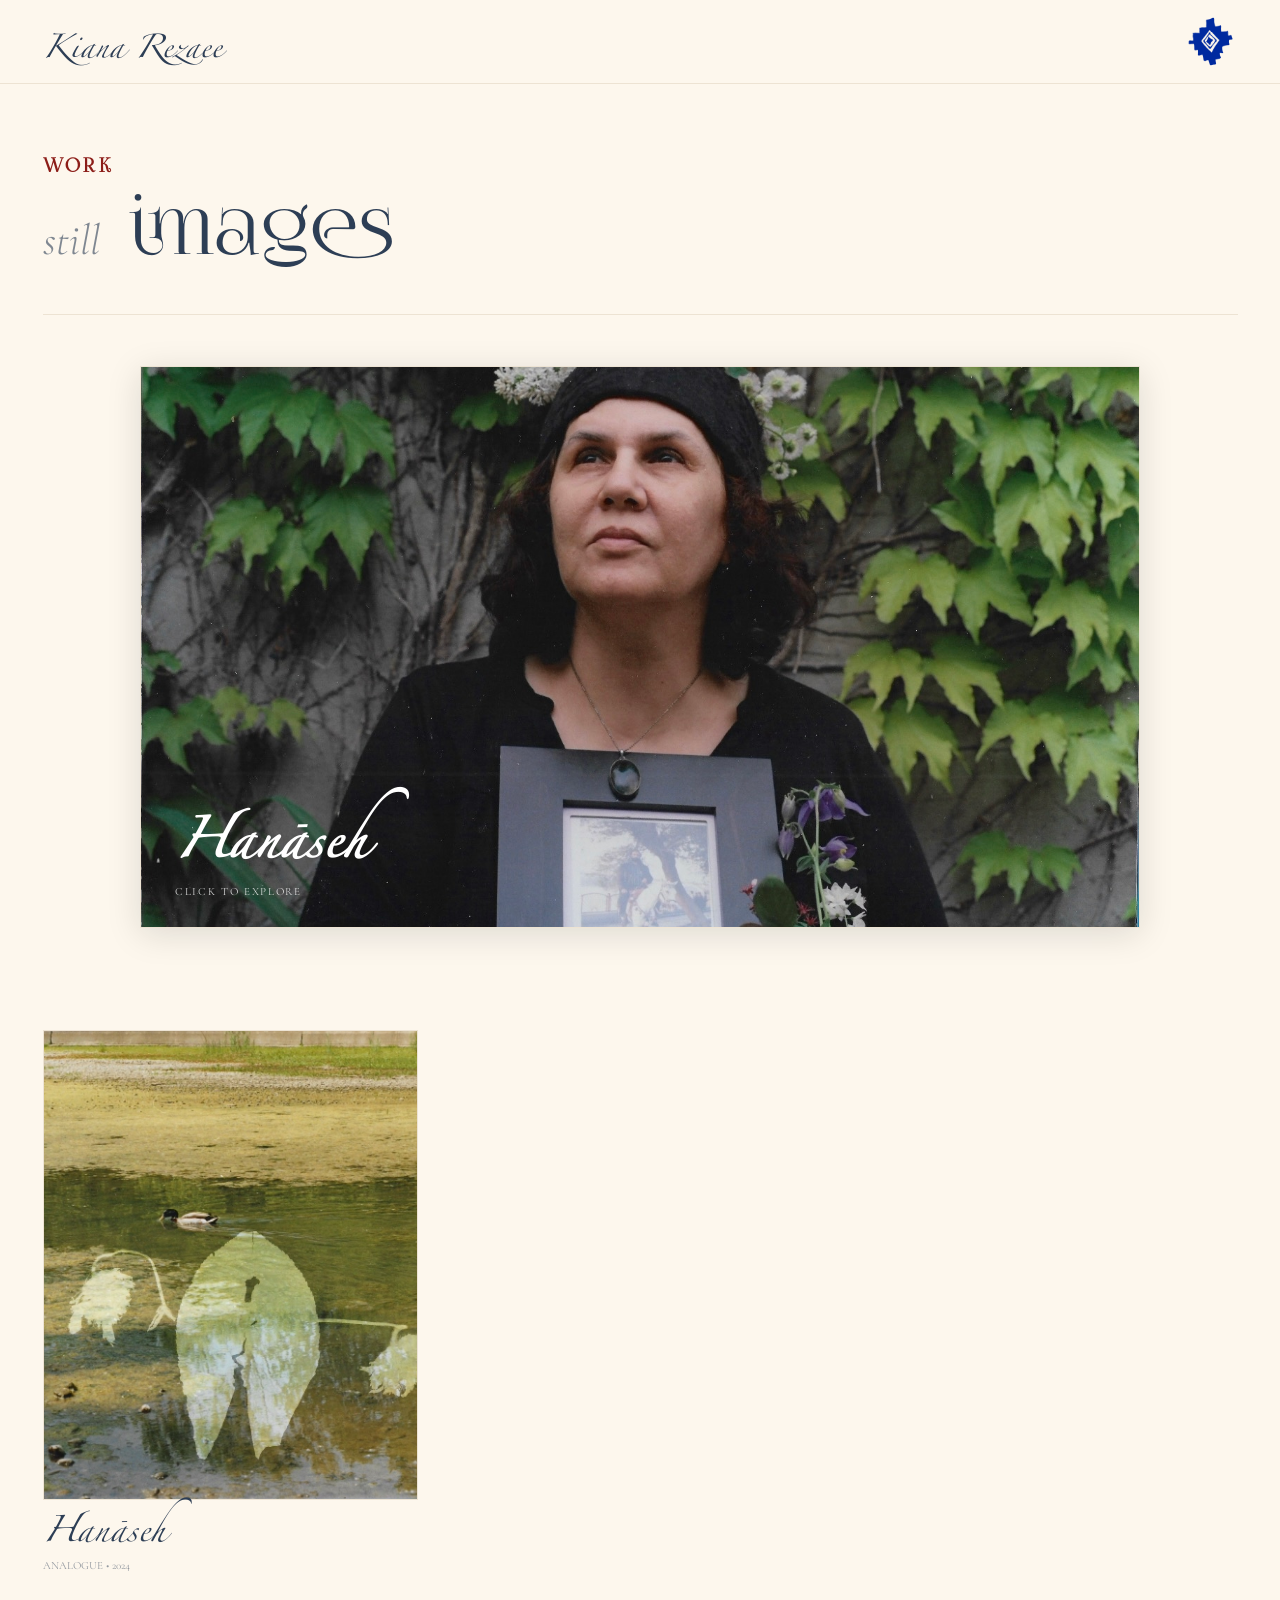
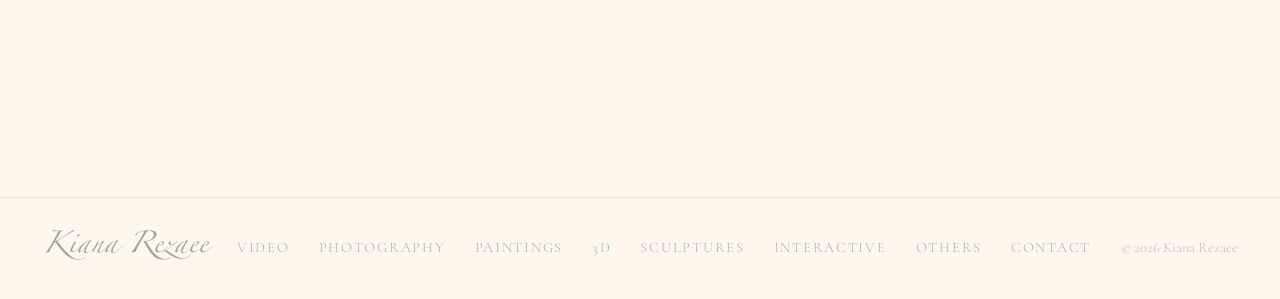
<file: photography.html>
<!DOCTYPE html>
<html lang="en">
<head>
<meta charset="UTF-8"/>
<meta name="viewport" content="width=device-width, initial-scale=1.0"/>
<title>Photography — Kiana Rezaee</title>
<link rel="stylesheet" href="shared.css"/>
<style>
/* ── PAGE LAYOUT ── */
.page-wrap { padding-top: var(--nav-h); }

.featured-section {
  padding: 0 2.5rem 4rem;
  max-width: 1280px;
  margin: 0 auto;
}

.featured-wrap {
  position: relative;
  width: 100%;
  max-width: 1000px;
  margin: 0 auto;
  background: var(--cream-2);
  aspect-ratio: 16/9;
  cursor: pointer;
  border: 1px solid var(--cream-3);
  box-shadow: var(--shadow-med);
  overflow: hidden; 
}

.featured-main-img { width: 100%; height: 100%; object-fit: cover; }

/* ── THE IN-CARD GHOST OVERLAY ── */
.series-overlay {
  position: absolute;
  inset: 0;
  background: rgba(32, 65, 138, 0.92); 
  backdrop-filter: blur(12px);
  display: grid;
  grid-template-columns: 1.2fr 1fr;
  gap: 2rem;
  padding: 2.5rem;
  opacity: 0;
  pointer-events: none;
  transition: opacity 0.4s var(--ease);
  z-index: 50;
  color: #fff;
  overflow-y: auto;
}

.series-overlay.is-active { opacity: 1; pointer-events: auto; }

.overlay-left {
    position: relative;
    display: flex;
    align-items: center;
    justify-content: center;
}

.main-slide-img {
    width: 100%;
    max-height: 100%;
    object-fit: contain;
}

/* ── CUSTOM PNG ARROWS ── */
.nav-arrow {
    position: absolute;
    top: 50%;
    transform: translateY(-50%);
    background: none;
    border: none;
    cursor: pointer;
    opacity: 0.85;
    transition: all 0.25s var(--ease);
    padding: 0.5rem;      
    z-index: 60;
    display: flex;
    align-items: center;
    justify-content: center;
    pointer-events: auto; 
}

.nav-arrow img {
    width: 45px;
    height: auto;
    display: block;
}

.prev-arrow { left: 1rem; }
.next-arrow { right: 1rem; }

@media (max-width: 900px) {
    .prev-arrow { left: 0.5rem; }
    .next-arrow { right: 0.5rem; }
    .nav-arrow img { width: 35px; }
}

.close-overlay {
  position: absolute;
  top: 1rem; right: 1rem;
  background: none; border: none;
  padding: 0;
  cursor: pointer;
  z-index: 70;
}
.close-overlay img {
  width: 45px;
  height: auto;
  display: block;
  /* Keep this one white to show against the dark blue overlay */
  filter: brightness(0) invert(1);
}

/* ── RESPONSIVE GRID ── */
.gallery-outer { padding: 2rem 2.5rem 8rem; max-width: 1280px; margin: 0 auto; }
.p-grid { display: grid; grid-template-columns: repeat(12, 1fr); gap: 2rem; }
.p-item { grid-column: span 4; cursor: pointer; }

.p-thumb { 
  width: 100%; aspect-ratio: 4/5; 
  background-size: cover; background-position: center;
  border: 1px solid var(--cream-3);
  margin-bottom: 1rem;
}

@media (max-width: 900px) {
    .series-overlay { grid-template-columns: 1fr; padding: 1.5rem; gap: 1rem; }
    .featured-wrap { aspect-ratio: auto; min-height: 500px; }
    .p-item { grid-column: span 6; }
}

@media (max-width: 600px) {
    .p-item { grid-column: span 12; }
}
</style>
</head>
<body>

<nav class="site-nav">
  <a href="index.html" class="nav-logo">Kiana Rezaee</a>
  <ul class="nav-links">
    <li><a href="index.html">Home</a></li>
    <li><a href="about.html">About</a></li>
    <li><a href="video.html">Video</a></li>
    <li><a href="photography.html" class="active">Photography</a></li>
    <li><a href="paintings.html">Paintings</a></li>
    <li><a href="3d.html">3D</a></li>
    <li><a href="sculptures.html">Sculptures</a></li>
    <li><a href="interactive.html">Interactive</a></li>
    <li><a href="others.html">Others</a></li>
  </ul>
  <button class="hamburger" id="hamburger" aria-label="Menu">
    <img src="images/icons/hamburger.png" alt="Menu">
  </button>
</nav>

<div class="mobile-menu" id="mobileMenu">
  <button class="menu-close" onclick="closeMobile()" aria-label="Close Menu">
    <img src="images/icons/ex.png" alt="Close">
  </button>
  <a href="index.html" onclick="closeMobile()">Home</a>
  <a href="about.html" onclick="closeMobile()">About</a>
  <a href="video.html" onclick="closeMobile()">Video</a>
  <a href="photography.html" onclick="closeMobile()">Photography</a>
  <a href="paintings.html" onclick="closeMobile()">Paintings</a>
  <a href="3d.html" onclick="closeMobile()">3D</a>
  <a href="sculptures.html" onclick="closeMobile()">Sculptures</a>
  <a href="interactive.html" onclick="closeMobile()">Interactive</a>
  <a href="others.html" onclick="closeMobile()">Others</a>
</div>

<div class="page-wrap">
  <div class="page-header">
    <div class="page-header-left">
      <p class="page-eyebrow">Work</p>
      <h1 class="page-title"><span> still </span> images</h1>
    </div>
  </div>
  <div class="page-rule"></div>

  <section class="featured-section">
    <div class="featured-wrap" id="mainCard">
      <img src="images/photography/hanaseh_02.jpg" class="featured-main-img" onclick="toggleOverlay(true)">
      
      <div style="position:absolute; bottom:1.5rem; left:2rem; color:#fff; pointer-events:none;">
        <h2 style="font-family: var(--font-dec); font-size: 2.2rem; margin:0;">Hanāseh</h2>
        <p style="font-size: 0.65rem; letter-spacing: 0.15em; opacity: 0.8;">CLICK TO EXPLORE</p>
      </div>

      <div class="series-overlay" id="photoOverlay">
        <button class="close-overlay" onclick="toggleOverlay(false, event)" aria-label="Close">
          <img src="images/icons/ex.png" alt="Close">
        </button>
        
        <div class="overlay-left">
            <button class="nav-arrow prev-arrow" onclick="changeSlide(-1, event)">
                <img src="images/icons/backward.png" alt="Previous">
            </button>

            <img id="modalImg" src="images/photography/hanaseh_02.jpg" class="main-slide-img">

            <button class="nav-arrow next-arrow" onclick="changeSlide(1, event)">
                <img src="images/icons/forward.png" alt="Next">
            </button>
        </div>

        <div class="overlay-right">
          <h2 style="font-family: 'Cormorant', serif; font-size: 2.2rem; margin-bottom: 0.5rem;">Hanāseh</h2>
          <p style="opacity: 0.6; margin-bottom: 1rem; text-transform: uppercase; font-size: 0.65rem;">Mixed Media · 2024</p>
          <div style="line-height: 1.6; font-size: 0.85rem; margin-bottom: 1.5rem;">
            <p>An exploration of analogue photography and enlargment using organic leaves, pods, flowers, and darkroom masks.</p>
          </div>
          <div style="border-top: 1px solid rgba(255,255,255,0.2); padding-top: 1rem;">
            <p style="font-size: 0.55rem; text-transform: uppercase; color: #e2b0a3; font-weight: bold;">Method</p>
            <p id="methodText" style="font-style: italic; font-size: 0.8rem;">Analogue 35mm. Hand-enlarged darkroom print.</p>
            <p id="slideCounter" style="font-size: 0.6rem; opacity: 0.4; margin-top: 0.5rem;">1 / 14</p>
          </div>
        </div>
      </div>
    </div>
  </section>

  <div class="gallery-outer">
    <div class="p-grid">
      <div class="p-item" onclick="document.getElementById('mainCard').scrollIntoView({behavior:'smooth'}); toggleOverlay(true);">
        <div class="p-thumb" style="background-image: url('images/photography/hanaseh_01.jpg');"></div>
        <p style="font-family: var(--font-dec); font-size: 1.4rem; margin:0;">Hanāseh</p>
        <p style="font-size: 0.65rem; opacity: 0.5; text-transform: uppercase;">Analogue • 2024</p>
      </div>
    </div>
  </div>
</div>

<script src="shared.js"></script>
<script>
  const slidesData = [
    { src: "images/photography/hanaseh_01.jpg", method: "Analogue 35mm. Hand-enlarged darkroom print using dried leaves as a physical mask." },
    { src: "images/photography/hanaseh_02.jpg", method: "Analogue 35mm. Hand-enlarged darkroom print." },
    { src: "images/photography/hanaseh_03.jpg", method: "Analogue 35mm. sculptural piece using maple pods." },
    { src: "images/photography/hanaseh_04.jpg", method: "Analogue 35mm. Hand-enlarged darkroom print." },
    { src: "images/photography/hanaseh_05.jpg", method: "Analogue 35mm. Hand-enlarged darkroom print." },
    { src: "images/photography/hanaseh_06.jpg", method: "Analogue 35mm. Hand-enlarged darkoom print." },
    { src: "images/photography/hanaseh_07.jpg", method: "Analogue 35mm. piece exploring masking in darkroom." },
    { src: "images/photography/hanaseh_08.jpg", method: "Analogue 35mm. Hand enlarged darkroom print." },
    { src: "images/photography/hanaseh_09.jpg", method: "Analogue 35mm. sculptural piece made of flours and pearls." },
    { src: "images/photography/hanaseh_10.jpg", method: "Analogue 35mm. piece exploring masking in darkroom. using maple leaves." },
    { src: "images/photography/hanaseh_11.jpg", method: "Analogue 35mm. Hand-enlarged darkroom print" },
    { src: "images/photography/hanaseh_12.JPEG", method: "DSLR Nikon D3100. Digital capture exploring political otherness." },
    { src: "images/photography/hanaseh_13.JPEG", method: "DSLR Nikon D3100. Using oversaturation to reflect disassociation." },
    { src: "images/photography/hanaseh_14.JPEG", method: "DSLR Nikon D3100. Digital conclusion to the narrative." }
  ];

  let currentIndex = 0;

  function toggleOverlay(show, e) {
    if (e) e.stopPropagation();
    const overlay = document.getElementById('photoOverlay');
    if (show) overlay.classList.add('is-active');
    else overlay.classList.remove('is-active');
  }

  function changeSlide(dir, e) {
    if (e) e.stopPropagation();
    currentIndex = (currentIndex + dir + slidesData.length) % slidesData.length;
    document.getElementById('modalImg').src = slidesData[currentIndex].src;
    document.getElementById('methodText').innerText = slidesData[currentIndex].method;
    document.getElementById('slideCounter').innerText = `${currentIndex + 1} / ${slidesData.length}`;
  }
</script>
<footer class="site-footer container">
  <span class="footer-logo">Kiana Rezaee</span>
  <nav class="footer-links">
    <a href="video.html">Video</a><a href="photography.html">Photography</a><a href="paintings.html">Paintings</a>
    <a href="3d.html">3D</a><a href="sculptures.html">Sculptures</a><a href="interactive.html">Interactive</a>
    <a href="others.html">Others</a><a href="about.html">Contact</a>
  </nav>
  <span class="footer-copy">&copy; 2026 Kiana Rezaee</span>
</footer>
</body>
</html>
</file>
<file: shared.css>
/* ═══════════════════════════════════════════════════════════════
   SHARED — Portfolio Design System · Kiana Rezaee
═══════════════════════════════════════════════════════════════ */

/* ── FONTS ─────────────────────────────────────────────────── */
@font-face {
  font-family: 'Zapfino';
  src: url('fonts/Zapfino.ttf') format('truetype');
  font-weight: normal; font-style: normal; font-display: swap;
}
@font-face {
  font-family: 'Foglihten';
  src: url('fonts/foglihtenno07/FoglihtenNo07.otf') format('opentype'),
       url('fonts/foglihtenno07/FoglihtenNo07.ttf') format('truetype');
  font-weight: 400; font-style: normal; font-display: swap;
}
@font-face {
  font-family: 'Cormorant';
  src: url('fonts/Cormorant_Garamond/CormorantGaramond-VariableFont_wght.ttf') format('truetype-variations');
  font-weight: 300 700; font-style: normal; font-display: swap;
}
@font-face {
  font-family: 'Cormorant';
  src: url('fonts/Cormorant_Garamond/CormorantGaramond-Italic-VariableFont_wght.ttf') format('truetype-variations');
  font-weight: 300 700; font-style: italic; font-display: swap;
}

/* ── TOKENS ─────────────────────────────────────────────────── */
:root {
  --cream:   #fdf7ed;
  --ink:     #2d3e55;
  --blue:    #20418a;
  --ember:   #8c1d18;
  --gold:    #eba133;
  --cream-2: #f5ede0;
  --cream-3: #ede3d3;

  --font-dec:  'Zapfino', cursive;
  --font-orn:  'Foglihten', Georgia, serif;
  --font-body: 'Cormorant', Georgia, serif;

  --nav-h: 84px;
  --ease:  cubic-bezier(0.22, 1, 0.36, 1);
  --shadow-soft: 0 2px 18px rgba(15,20,26,0.07);
  --shadow-med:  0 6px 32px rgba(15,20,26,0.13);
}

/* ── RESET ──────────────────────────────────────────────────── */
*, *::before, *::after { box-sizing: border-box; margin: 0; padding: 0; }
html { scroll-behavior: smooth; font-size: 17px; }

body {
  background: var(--cream);
  color: var(--ink);
  font-family: var(--font-body);
  font-weight: 400;
  font-size: 1.2rem;
  line-height: 1.7;
  overflow-x: hidden;
  -webkit-font-smoothing: antialiased;
}

* { font-family: inherit; }
a { color: inherit; text-decoration: none; }
img { display: block; max-width: 100%; height: auto; }
ul { list-style: none; }
button, input, select, textarea { font-family: inherit; }

strong { font-weight: 700; font-style: normal; }
em     { font-weight: inherit; font-style: italic; }

/* ── NAV ─────────────────────────────────────────────────────── */
.site-nav {
  position: fixed;
  top: 0; left: 0; right: 0;
  height: var(--nav-h);
  z-index: 100;
  display: flex;
  align-items: center;
  justify-content: space-between;
  padding: 0 2.5rem;
  background: rgba(253,247,237,0.92);
  backdrop-filter: blur(14px);
  -webkit-backdrop-filter: blur(14px);
  border-bottom: 1px solid var(--cream-3);
}
.nav-logo {
  font-family: var(--font-dec);
  font-size: 1.25rem;
  color: var(--ink);
  line-height: 1;
  transition: color 0.2s;
  display: inline-block;
  transform: translateY(0.55em);
}
.nav-logo:hover { color: var(--ember); }

.nav-links { display: none; align-items: center; gap: 1.8rem; }
.nav-links a {
  font-weight: 400;
  font-size: 0.92rem;
  letter-spacing: 0.1em;
  text-transform: uppercase;
  opacity: 0.55;
  transition: opacity 0.2s;
  position: relative;
}
.nav-links a:hover { opacity: 1; }
.nav-links a.active { opacity: 1; }
.nav-links a.active::after {
  content: '';
  position: absolute; bottom: -3px; left: 0; right: 0;
  height: 1px; background: var(--ember);
}

/* ── MOBILE MENU & HAMBURGER ── */
.hamburger {
  z-index: 2100;
  cursor: pointer;
  display: block;
  position: relative;
  background: none;
  border: none;
  padding: 0;
  width: 55px; 
  height: auto;
  transition: opacity 0.3s var(--ease);
}
.hamburger img { width: 100%; height: auto; display: block; }
.hamburger:hover { opacity: 0.7; }

.mobile-menu {
  position: fixed;
  top: 0; right: 0;
  width: 100%;
  max-width: 300px;
  height: 100vh;
  background: rgba(253,247,237,0.85);
  backdrop-filter: blur(18px);
  -webkit-backdrop-filter: blur(18px);
  z-index: 2050;
  display: flex;
  flex-direction: column;
  overflow-y: auto;
  padding: 4.5rem 2rem 2rem;
  gap: 0.5rem;
  transform: translateX(100%);
  transition: transform 0.35s var(--ease);
  visibility: hidden;
  box-shadow: -5px 0 25px rgba(0,0,0,0.08);
}
.mobile-menu.active {
  transform: translateX(0);
  visibility: visible;
}

.menu-close {
  position: absolute;
  top: 1.25rem;
  right: 1.25rem;
  background: none;
  border: none;
  cursor: pointer;
  opacity: 0.7;
  transition: opacity 0.3s, transform 0.3s;
  z-index: 2100;
  padding: 0;
  
  /* Adjust this width to match your desired size */
  width: 36px; 
  height: auto;
}

.menu-close img {
  width: 100%;
  height: auto;
  display: block;
  
  /* Refined filter for #20418a (Deep Blue) */
  filter: invert(21%) sepia(41%) saturate(5846%) hue-rotate(180deg) brightness(40%) contrast(92%);
}

.menu-close:hover {
  opacity: 1;
  transform: scale(1.1);
}
.menu-close:hover { opacity: 1; }

.mobile-menu a {
  font-size: 1.05rem;
  padding: 0.6rem 0;
  color: var(--ink);
  text-transform: uppercase;
  letter-spacing: 0.08em;
  border-bottom: 1px solid transparent;
  transition: border-color 0.3s;
}
.mobile-menu a:hover { border-bottom-color: var(--ember); }

/* ── BUTTONS ─────────────────────────────────────────────────── */
.btn {
  display: inline-flex; align-items: center; gap: 0.5rem;
  font-weight: 400; font-size: 0.92rem;
  letter-spacing: 0.12em; text-transform: uppercase;
  padding: 0.9rem 2.1rem;
  border: 1.5px solid var(--ember);
  background: var(--ember); color: var(--cream);
  cursor: pointer;
  transition: background 0.28s var(--ease), border-color 0.28s, color 0.28s, transform 0.18s;
}
.btn:hover { background: var(--gold); border-color: var(--gold); color: var(--ink); transform: translateY(-1px); }
.btn:active { transform: translateY(0); }
.btn-ghost { background: transparent; color: var(--ember); }

/* Any inline group of buttons (hero CTAs, contact/about links, etc.) */
.hero-cta,
.btn-group {
  display: flex;
  align-items: center;
  justify-content: center;
  flex-wrap: wrap;
  gap: 1rem;
  margin-top: 0.5rem;
}

@media (max-width: 600px) {
  .hero-cta,
  .btn-group {
    flex-direction: column;
    gap: 1rem;
  }
  .hero-cta .btn,
  .btn-group .btn {
    width: 100%;
    max-width: 280px;
  }
}

/* ── PAGE WRAP & LAYOUT ──────────────────────────────────────── */
.page-wrap { padding-top: var(--nav-h); min-height: 100vh; }
.container { max-width: 1280px; margin: 0 auto; padding: 0 2.5rem; }

.page-header {
  padding: 4rem 2.5rem 2.5rem;
  max-width: 1280px; margin: 0 auto;
  display: flex; align-items: flex-end;
  justify-content: space-between; gap: 2rem; flex-wrap: wrap;
}
.page-eyebrow {
  font-family: var(--font-orn);
  font-weight: 600; font-size: 1.1rem;
  letter-spacing: 0.18em; text-transform: uppercase;
  color: var(--ember); margin-bottom: 0.75rem;
}
.page-title {
  font-family: var(--font-orn);
  font-weight: 400;
  font-size: clamp(2.6rem, 6.5vw, 4.4rem);
  line-height: 1.0; color: var(--ink);
}
.page-title span {
  font-family: var(--font-body);
  font-weight: 300; font-style: italic;
  font-size: 0.58em; opacity: 0.6;
  display: inline-block; margin-right: 0.2em;
}
.page-count {
  font-weight: 300; font-size: 0.88rem;
  letter-spacing: 0.1em; color: rgba(45,62,85,0.35);
  text-transform: uppercase; white-space: nowrap;
}
.page-rule {
  height: 1px; background: var(--cream-3);
  max-width: calc(1280px - 5rem);
  margin: 0 auto 3rem;
}

/* ── REVEAL ──────────────────────────────────────────────────── */
.reveal {
  opacity: 0; transform: translateY(20px);
  transition: opacity 0.8s var(--ease), transform 0.8s var(--ease);
}
.reveal.visible { opacity: 1; transform: translateY(0); }

/* ── FOOTER ──────────────────────────────────────────────────── */
.site-footer {
  margin-top: 5rem; border-top: 1px solid var(--cream-3);
  padding: 2rem 2.5rem;
  display: flex; align-items: center;
  justify-content: space-between; gap: 1.5rem; flex-wrap: wrap;
}
.footer-logo { font-family: var(--font-dec); font-size: 1.15rem; opacity: 0.45; }
.footer-links { display: flex; gap: 1.7rem; flex-wrap: wrap; }
.footer-links a {
  font-weight: 300; font-size: 0.85rem;
  letter-spacing: 0.12em; text-transform: uppercase;
  opacity: 0.38; transition: opacity 0.2s, color 0.2s;
}
.footer-links a:hover { opacity: 1; color: var(--ember); }
.footer-copy { font-weight: 300; font-size: 0.85rem; color: rgba(45,62,85,0.3); }

/* ── LIGHTBOX ────────────────────────────────────────────────── */
.lightbox {
  display: none; position: fixed; inset: 0;
  background: rgba(253,247,237,0.96);
  z-index: 200; align-items: center; justify-content: center;
}
.lightbox.open { display: flex; }
.lightbox-inner { position: relative; }
.lightbox img { max-width: 90vw; max-height: 85vh; object-fit: contain; box-shadow: var(--shadow-med); }
.lightbox-close {
  position: fixed; top: 1.5rem; right: 2rem;
  font-weight: 300; font-size: 0.88rem; letter-spacing: 0.14em; text-transform: uppercase;
  background: none; border: none; cursor: pointer; opacity: 0.5; transition: opacity 0.2s;
}
.lightbox-caption {
  position: fixed; bottom: 2rem; left: 50%; transform: translateX(-50%);
  font-weight: 300; font-size: 0.92rem; letter-spacing: 0.1em;
  color: rgba(45,62,85,0.45); white-space: nowrap;
}

/* ── RESPONSIVE ──────────────────────────────────────────────── */
@media (max-width: 860px) {
  .container, .page-header { padding-left: 1.25rem; padding-right: 1.25rem; }
  .site-footer { flex-direction: column; align-items: flex-start; gap: 1rem; }
  .page-rule { margin-left: 1.25rem; margin-right: 1.25rem; }
}
</file>
